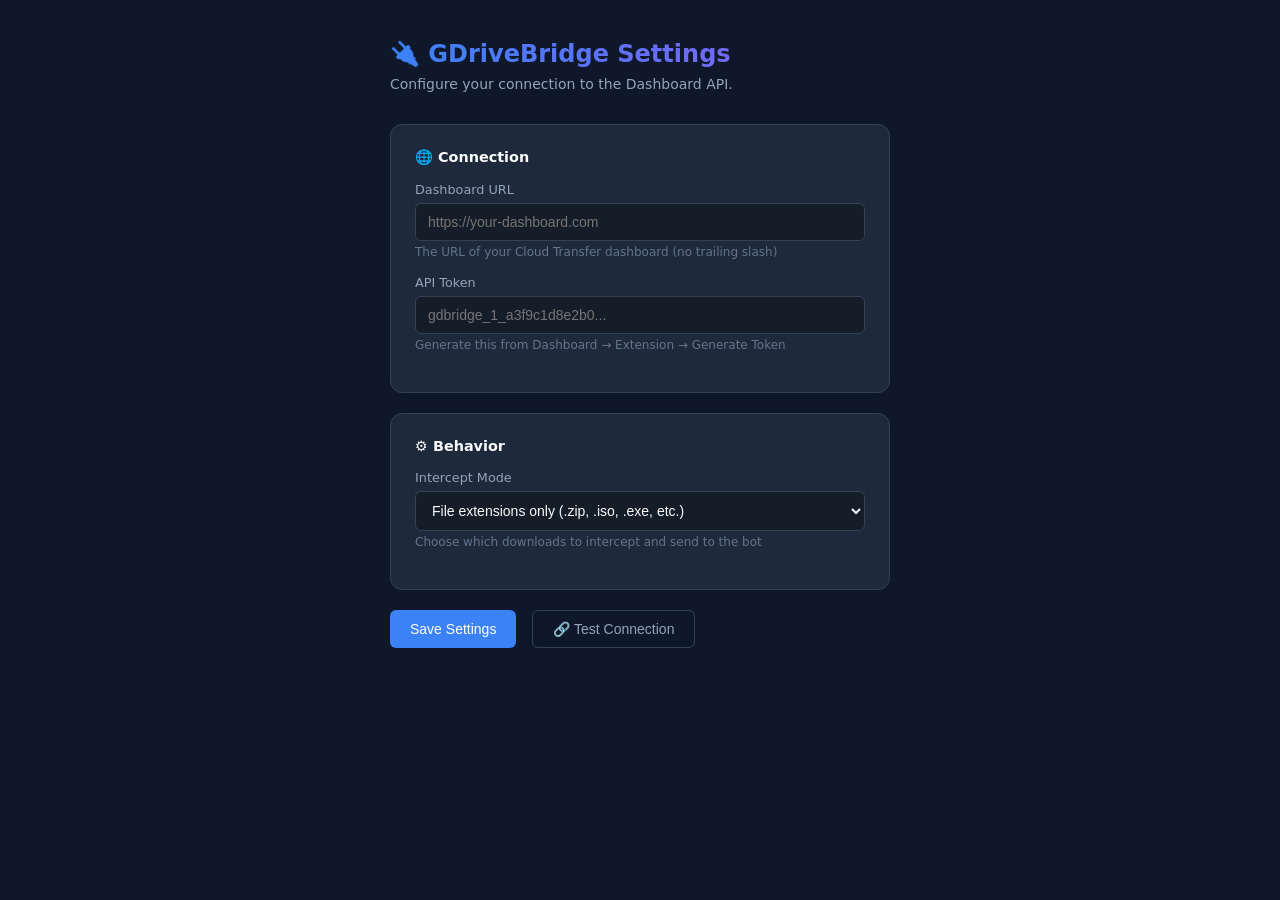
<file: chrome-extension/options/options.html>
<!DOCTYPE html>
<html>
<head>
    <meta charset="UTF-8">
    <title>GDriveBridge — Settings</title>
    <style>
        * { margin: 0; padding: 0; box-sizing: border-box; }

        body {
            font-family: 'Segoe UI', system-ui, sans-serif;
            background: #0f172a;
            color: #f8fafc;
            display: flex;
            justify-content: center;
            padding: 40px 20px;
            min-height: 100vh;
        }

        .options-container {
            max-width: 500px;
            width: 100%;
        }

        h1 {
            font-size: 1.5rem;
            font-weight: 600;
            margin-bottom: 8px;
            background: linear-gradient(90deg, #3b82f6, #8b5cf6);
            -webkit-background-clip: text;
            background-clip: text;
            -webkit-text-fill-color: transparent;
        }

        .subtitle {
            color: #94a3b8;
            font-size: 0.875rem;
            margin-bottom: 32px;
        }

        .card {
            background: #1e293b;
            border: 1px solid #334155;
            border-radius: 12px;
            padding: 24px;
            margin-bottom: 20px;
        }

        .card h3 {
            font-size: 0.9rem;
            font-weight: 600;
            margin-bottom: 16px;
        }

        .form-group {
            margin-bottom: 16px;
        }

        .form-group label {
            display: block;
            font-size: 0.8rem;
            color: #94a3b8;
            margin-bottom: 6px;
        }

        .form-group input, .form-group select {
            width: 100%;
            padding: 10px 12px;
            background: rgba(0, 0, 0, 0.3);
            border: 1px solid #334155;
            border-radius: 6px;
            color: #f8fafc;
            font-size: 0.875rem;
            outline: none;
            transition: border-color 0.2s;
        }

        .form-group input:focus {
            border-color: #3b82f6;
        }

        .form-group small {
            display: block;
            margin-top: 4px;
            font-size: 0.75rem;
            color: #64748b;
        }

        .btn {
            padding: 10px 20px;
            border: none;
            border-radius: 6px;
            font-weight: 500;
            cursor: pointer;
            font-size: 0.875rem;
            transition: all 0.2s;
        }

        .btn-primary {
            background: #3b82f6;
            color: white;
        }

        .btn-primary:hover {
            background: #2563eb;
        }

        .btn-test {
            background: transparent;
            border: 1px solid #334155;
            color: #94a3b8;
            margin-left: 8px;
        }

        .btn-test:hover {
            border-color: #3b82f6;
            color: #3b82f6;
        }

        .status-msg {
            margin-top: 12px;
            font-size: 0.8rem;
            min-height: 20px;
        }

        .status-success { color: #10b981; }
        .status-error { color: #ef4444; }

        .test-result {
            margin-top: 8px;
            padding: 10px;
            background: rgba(0, 0, 0, 0.2);
            border-radius: 6px;
            font-size: 0.8rem;
            display: none;
        }
    </style>
</head>
<body>
    <div class="options-container">
        <h1>🔌 GDriveBridge Settings</h1>
        <p class="subtitle">Configure your connection to the Dashboard API.</p>

        <div class="card">
            <h3>🌐 Connection</h3>
            <div class="form-group">
                <label for="dashboardUrl">Dashboard URL</label>
                <input type="url" id="dashboardUrl" placeholder="https://your-dashboard.com">
                <small>The URL of your Cloud Transfer dashboard (no trailing slash)</small>
            </div>
            <div class="form-group">
                <label for="apiToken">API Token</label>
                <input type="password" id="apiToken" placeholder="gdbridge_1_a3f9c1d8e2b0...">
                <small>Generate this from Dashboard → Extension → Generate Token</small>
            </div>
        </div>

        <div class="card">
            <h3>⚙️ Behavior</h3>
            <div class="form-group">
                <label for="interceptMode">Intercept Mode</label>
                <select id="interceptMode">
                    <option value="extensions">File extensions only (.zip, .iso, .exe, etc.)</option>
                    <option value="all">All downloads</option>
                </select>
                <small>Choose which downloads to intercept and send to the bot</small>
            </div>
        </div>

        <div style="display: flex; gap: 8px;">
            <button class="btn btn-primary" id="saveBtn">Save Settings</button>
            <button class="btn btn-test" id="testBtn">🔗 Test Connection</button>
        </div>

        <p class="status-msg" id="statusMsg"></p>

        <div class="test-result" id="testResult"></div>
    </div>

    <script src="options.js"></script>
</body>
</html>
</file>
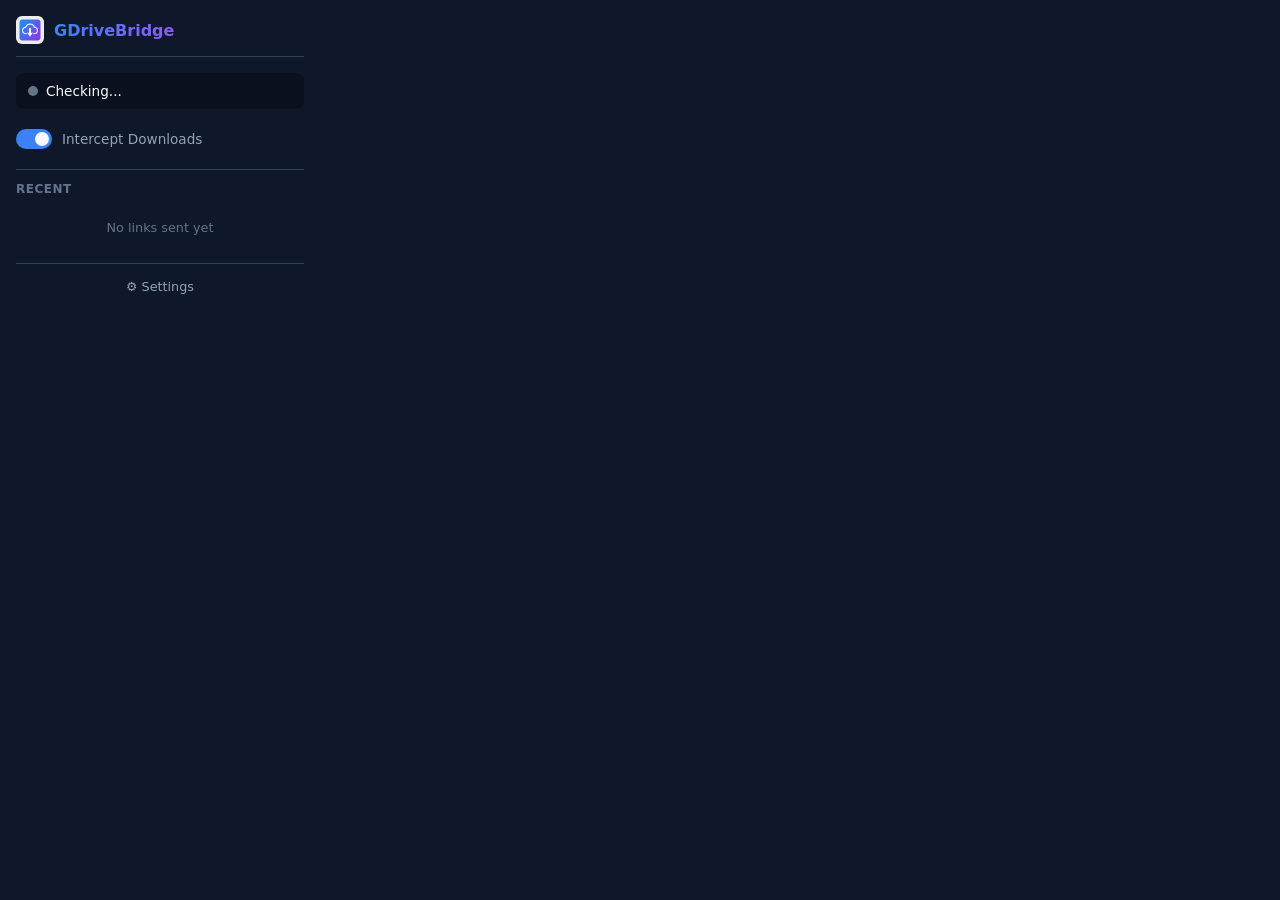
<file: chrome-extension/popup/popup.html>
<!DOCTYPE html>
<html>
<head>
    <meta charset="UTF-8">
    <link rel="stylesheet" href="popup.css">
</head>
<body>
    <div class="popup-container">
        <div class="popup-header">
            <img src="../icons/icon48.png" alt="GDriveBridge" class="popup-logo">
            <h1>GDriveBridge</h1>
        </div>

        <div class="popup-status" id="statusSection">
            <div class="status-indicator" id="statusDot"></div>
            <span id="statusText">Checking...</span>
        </div>

        <div class="popup-toggle">
            <label class="switch">
                <input type="checkbox" id="enableToggle" checked>
                <span class="slider"></span>
            </label>
            <span>Intercept Downloads</span>
        </div>

        <div class="popup-history">
            <h3>Recent</h3>
            <div id="historyList" class="history-list">
                <p class="empty">No links sent yet</p>
            </div>
        </div>

        <div class="popup-footer">
            <a href="#" id="openOptions">⚙️ Settings</a>
        </div>
    </div>
    <script src="popup.js"></script>
</body>
</html>
</file>
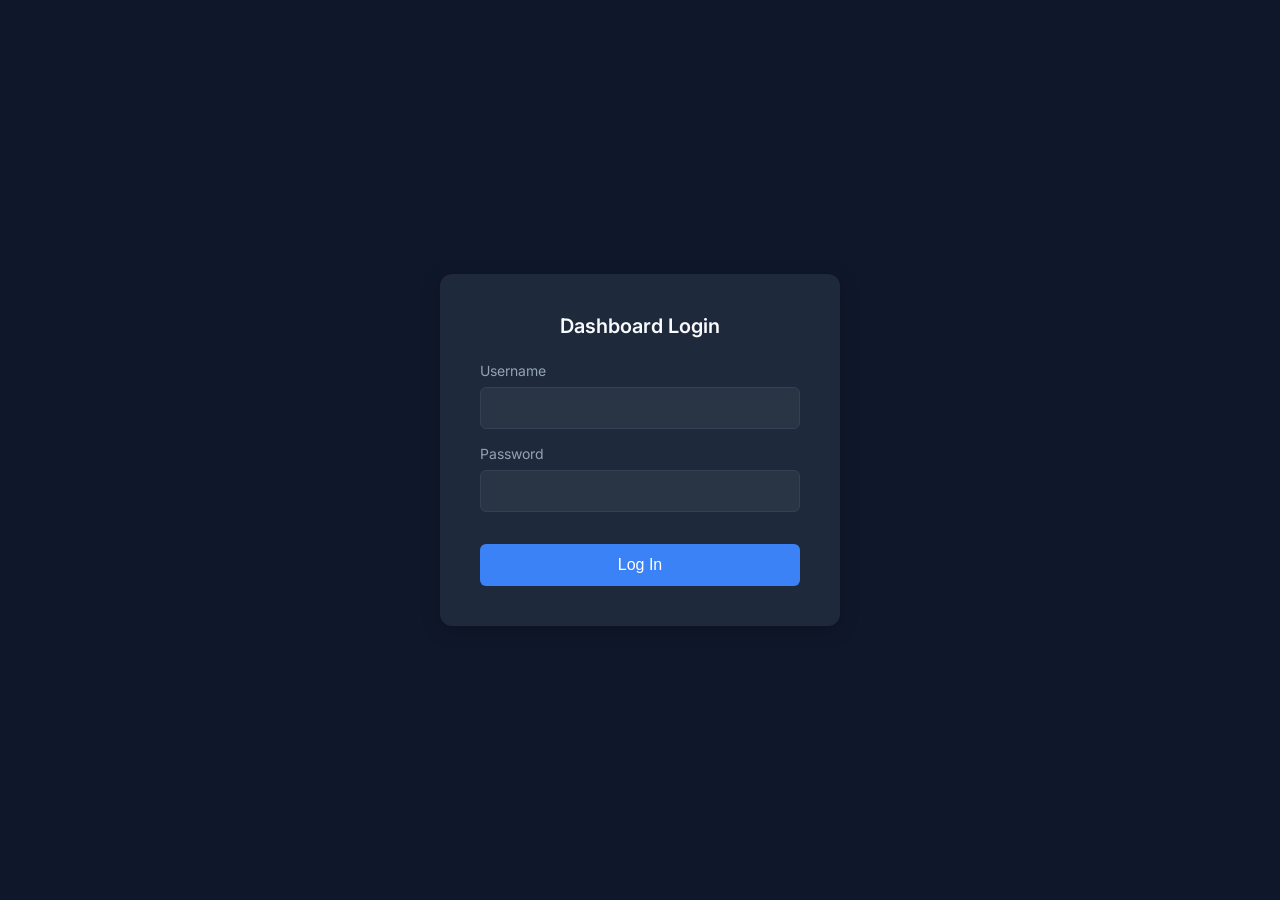
<file: dashboard/static/login.html>
<!DOCTYPE html>
<html lang="en">
<head>
    <meta charset="UTF-8">
    <meta name="viewport" content="width=device-width, initial-scale=1.0">
    <title>Login - Telegram Cloud Transfer</title>
    <link rel="stylesheet" href="style.css">
    <link href="https://fonts.googleapis.com/css2?family=Inter:wght@400;500;600;700&display=swap" rel="stylesheet">
    <style>
        body {
            display: flex;
            align-items: center;
            justify-content: center;
            height: 100vh;
            margin: 0;
            background-color: var(--bg-color);
        }
        .login-card {
            background-color: var(--surface-color);
            padding: 40px;
            border-radius: 12px;
            box-shadow: 0 4px 20px rgba(0, 0, 0, 0.2);
            width: 100%;
            max-width: 400px;
            text-align: center;
        }
        .login-card h2 {
            margin-bottom: 24px;
            color: var(--text-primary);
        }
        .form-group {
            margin-bottom: 16px;
            text-align: left;
        }
        .form-group label {
            display: block;
            margin-bottom: 8px;
            color: var(--text-secondary);
        }
        .form-group input {
            width: 100%;
            padding: 12px;
            border: 1px solid var(--border-color);
            background-color: rgba(255, 255, 255, 0.05);
            color: var(--text-primary);
            border-radius: 6px;
            box-sizing: border-box;
        }
        .btn {
            width: 100%;
            padding: 12px;
            background-color: var(--primary-color);
            color: white;
            border: none;
            border-radius: 6px;
            cursor: pointer;
            font-size: 1rem;
            font-weight: 500;
            margin-top: 16px;
        }
        .btn:hover {
            background-color: var(--primary-hover);
        }
        .error-message {
            color: var(--danger-color);
            margin-top: 16px;
            font-size: 0.875rem;
            display: none;
        }
    </style>
</head>
<body>
    <div class="login-card">
        <h2>Dashboard Login</h2>
        <form id="loginForm">
            <div class="form-group">
                <label for="username">Username</label>
                <input type="text" id="username" name="username" required autocomplete="username">
            </div>
            <div class="form-group">
                <label for="password">Password</label>
                <input type="password" id="password" name="password" required autocomplete="current-password">
            </div>
            <button type="submit" class="btn" id="loginBtn">Log In</button>
            <div class="error-message" id="errorMsg">Invalid username or password.</div>
        </form>
    </div>

    <script>
        document.getElementById('loginForm').addEventListener('submit', function (e) {
            e.preventDefault();
            const btn = document.getElementById('loginBtn');
            const errorMsg = document.getElementById('errorMsg');
            
            btn.disabled = true;
            btn.textContent = 'Logging in...';
            errorMsg.style.display = 'none';

            const payload = {
                username: document.getElementById('username').value,
                password: document.getElementById('password').value
            };

            fetch('/api/login', {
                method: 'POST',
                headers: { 'Content-Type': 'application/json' },
                body: JSON.stringify(payload)
            })
            .then(res => res.json())
            .then(data => {
                if (data.success) {
                    window.location.href = '/';
                } else {
                    errorMsg.textContent = data.error || 'Login failed';
                    errorMsg.style.display = 'block';
                }
            })
            .catch(err => {
                errorMsg.textContent = 'Network error. Please try again.';
                errorMsg.style.display = 'block';
            })
            .finally(() => {
                btn.disabled = false;
                btn.textContent = 'Log In';
            });
        });
    </script>
</body>
</html>
</file>
<file: chrome-extension/popup/popup.css>
* {
    margin: 0;
    padding: 0;
    box-sizing: border-box;
}

body {
    font-family: 'Segoe UI', system-ui, sans-serif;
    background-color: #0f172a;
    color: #f8fafc;
    width: 320px;
    min-height: 200px;
}

.popup-container {
    padding: 16px;
}

.popup-header {
    display: flex;
    align-items: center;
    gap: 10px;
    margin-bottom: 16px;
    padding-bottom: 12px;
    border-bottom: 1px solid #334155;
}

.popup-logo {
    width: 28px;
    height: 28px;
    border-radius: 6px;
}

.popup-header h1 {
    font-size: 1rem;
    font-weight: 600;
    background: linear-gradient(90deg, #3b82f6, #8b5cf6);
    -webkit-background-clip: text;
    background-clip: text;
    -webkit-text-fill-color: transparent;
}

.popup-status {
    display: flex;
    align-items: center;
    gap: 8px;
    padding: 10px 12px;
    background: rgba(0, 0, 0, 0.3);
    border-radius: 8px;
    margin-bottom: 12px;
    font-size: 0.85rem;
}

.status-indicator {
    width: 10px;
    height: 10px;
    border-radius: 50%;
    background: #64748b;
    flex-shrink: 0;
}

.status-indicator.connected {
    background: #10b981;
    box-shadow: 0 0 6px #10b981;
}

.status-indicator.paused {
    background: #f59e0b;
}

.status-indicator.disconnected {
    background: #ef4444;
}

.popup-toggle {
    display: flex;
    align-items: center;
    gap: 10px;
    padding: 8px 0;
    font-size: 0.85rem;
    color: #94a3b8;
}

/* Toggle switch */
.switch {
    position: relative;
    display: inline-block;
    width: 36px;
    height: 20px;
}

.switch input {
    opacity: 0;
    width: 0;
    height: 0;
}

.slider {
    position: absolute;
    cursor: pointer;
    top: 0; left: 0; right: 0; bottom: 0;
    background-color: #334155;
    border-radius: 20px;
    transition: 0.3s;
}

.slider:before {
    content: "";
    position: absolute;
    height: 14px;
    width: 14px;
    left: 3px;
    bottom: 3px;
    background-color: #f8fafc;
    border-radius: 50%;
    transition: 0.3s;
}

input:checked + .slider {
    background-color: #3b82f6;
}

input:checked + .slider:before {
    transform: translateX(16px);
}

.popup-history {
    margin-top: 12px;
    padding-top: 12px;
    border-top: 1px solid #334155;
}

.popup-history h3 {
    font-size: 0.75rem;
    color: #64748b;
    text-transform: uppercase;
    letter-spacing: 0.5px;
    margin-bottom: 8px;
}

.history-list {
    max-height: 150px;
    overflow-y: auto;
}

.history-item {
    padding: 6px 0;
    border-bottom: 1px solid rgba(51, 65, 85, 0.5);
}

.history-name {
    font-size: 0.8rem;
    color: #f8fafc;
    white-space: nowrap;
    overflow: hidden;
    text-overflow: ellipsis;
}

.history-meta {
    font-size: 0.7rem;
    color: #64748b;
    margin-top: 2px;
}

.empty {
    font-size: 0.8rem;
    color: #64748b;
    text-align: center;
    padding: 16px 0;
}

.popup-footer {
    margin-top: 12px;
    padding-top: 12px;
    border-top: 1px solid #334155;
    text-align: center;
}

.popup-footer a {
    color: #94a3b8;
    text-decoration: none;
    font-size: 0.8rem;
    transition: color 0.2s;
}

.popup-footer a:hover {
    color: #3b82f6;
}
</file>
<file: dashboard/static/style.css>
:root {
    --bg-color: #0f172a;
    --surface-color: #1e293b;
    --primary-color: #3b82f6;
    --text-primary: #f8fafc;
    --text-secondary: #94a3b8;
    --border-color: #334155;
    --success-color: #10b981;
    --danger-color: #ef4444;
}

* {
    margin: 0;
    padding: 0;
    box-sizing: border-box;
}

body {
    font-family: 'Inter', sans-serif;
    background-color: var(--bg-color);
    color: var(--text-primary);
    display: flex;
    height: 100vh;
}

.app-container {
    display: flex;
    width: 100%;
}

.sidebar {
    width: 250px;
    background-color: var(--surface-color);
    border-right: 1px solid var(--border-color);
    display: flex;
    flex-direction: column;
}

.logo {
    padding: 24px;
    border-bottom: 1px solid var(--border-color);
}

.logo h2 {
    font-size: 1.25rem;
    font-weight: 600;
    background: linear-gradient(90deg, #3b82f6, #8b5cf6);
    -webkit-background-clip: text;
    background-clip: text;
    -webkit-text-fill-color: transparent;
}

.menu {
    display: flex;
    flex-direction: column;
    padding: 16px 0;
}

.menu a {
    padding: 12px 24px;
    color: var(--text-secondary);
    text-decoration: none;
    font-weight: 500;
    transition: all 0.2s ease;
}

.menu a:hover,
.menu a.active {
    background-color: rgba(59, 130, 246, 0.1);
    color: var(--primary-color);
    border-right: 3px solid var(--primary-color);
}

.main-content {
    flex: 1;
    display: flex;
    flex-direction: column;
    overflow: hidden;
}

header {
    padding: 24px;
    border-bottom: 1px solid var(--border-color);
}

.status-summary {
    display: flex;
    gap: 20px;
}

.stat-card {
    background-color: var(--surface-color);
    padding: 20px;
    border-radius: 12px;
    border: 1px solid var(--border-color);
    flex: 1;
    box-shadow: 0 4px 6px rgba(0, 0, 0, 0.1);
    transition: transform 0.2s ease;
}

.stat-card:hover {
    transform: translateY(-2px);
}

.stat-card h3 {
    font-size: 0.875rem;
    color: var(--text-secondary);
    margin-bottom: 8px;
}

.stat-card p {
    font-size: 1.5rem;
    font-weight: 600;
}

.status-ok {
    color: var(--success-color);
}

.status-danger {
    color: var(--danger-color);
}

.content-area {
    padding: 24px;
    flex: 1;
    overflow-y: auto;
}

.view {
    display: none;
    animation: fadeIn 0.3s ease;
}

.view.active {
    display: block;
}

@keyframes fadeIn {
    from {
        opacity: 0;
        transform: translateY(10px);
    }

    to {
        opacity: 1;
        transform: translateY(0);
    }
}

h2 {
    font-size: 1.25rem;
    margin-bottom: 16px;
    font-weight: 600;
}

.table-container {
    background-color: var(--surface-color);
    border-radius: 12px;
    border: 1px solid var(--border-color);
    overflow: hidden;
}

.data-table {
    width: 100%;
    border-collapse: collapse;
}

.data-table th,
.data-table td {
    padding: 16px;
    text-align: left;
    border-bottom: 1px solid var(--border-color);
}

.data-table th {
    background-color: rgba(0, 0, 0, 0.2);
    font-weight: 500;
    color: var(--text-secondary);
    font-size: 0.875rem;
}

.empty-state {
    text-align: center;
    color: var(--text-secondary);
    padding: 32px !important;
}

/* Forms */
.settings-form {
    max-width: 600px;
    background-color: var(--surface-color);
    padding: 24px;
    border-radius: 12px;
    border: 1px solid var(--border-color);
}

.form-group {
    margin-bottom: 16px;
}

.form-group label {
    display: block;
    margin-bottom: 8px;
    font-size: 0.875rem;
    color: var(--text-secondary);
}

.form-group input {
    width: 100%;
    padding: 12px;
    background-color: rgba(0, 0, 0, 0.2);
    border: 1px solid var(--border-color);
    border-radius: 6px;
    color: var(--text-primary);
    font-size: 0.875rem;
    outline: none;
    transition: border-color 0.2s;
}

.form-group input:focus {
    border-color: var(--primary-color);
}

.btn {
    padding: 12px 24px;
    border: none;
    border-radius: 6px;
    font-weight: 500;
    cursor: pointer;
    font-size: 0.875rem;
    transition: background-color 0.2s;
}

.btn-primary {
    background-color: var(--primary-color);
}

.btn-primary:hover {
    background-color: #2563eb;
}

/* Tasks Display Elements */
.progress-bar {
    width: 100%;
    height: 16px;
    background-color: rgba(0, 0, 0, 0.2);
    border-radius: 8px;
    overflow: hidden;
    position: relative;
}

.progress-fill {
    height: 100%;
    background-color: var(--primary-color);
    transition: width 0.3s ease;
}

.progress-text {
    position: absolute;
    top: 50%;
    left: 50%;
    transform: translate(-50%, -50%);
    font-size: 0.7rem;
    color: white;
    text-shadow: 0px 0px 2px black;
    font-weight: bold;
}

.status-badge {
    padding: 4px 8px;
    border-radius: 4px;
    font-size: 0.75rem;
    font-weight: 500;
}

.status-completed {
    background-color: rgba(16, 185, 129, 0.2);
    color: #34d399;
    border: 1px solid #10b981;
}

.status-failed {
    background-color: rgba(239, 68, 68, 0.2);
    color: #f87171;
    border: 1px solid #ef4444;
}

.status-pending {
    background-color: rgba(245, 158, 11, 0.2);
    color: #fbbf24;
    border: 1px solid #f59e0b;
}

.status-downloading {
    background-color: rgba(59, 130, 246, 0.2);
    color: #60a5fa;
    border: 1px solid #3b82f6;
}

.status-uploading {
    background-color: rgba(139, 92, 246, 0.2);
    color: #a78bfa;
    border: 1px solid #8b5cf6;
}

.status-default {
    background-color: rgba(156, 163, 175, 0.2);
    color: #9ca3af;
    border: 1px solid #9ca3af;
}

/* ===== Hamburger Button ===== */
.hamburger {
    display: none;
    position: fixed;
    top: 16px;
    left: 16px;
    z-index: 1100;
    background: var(--surface-color);
    border: 1px solid var(--border-color);
    border-radius: 8px;
    padding: 10px;
    cursor: pointer;
    flex-direction: column;
    gap: 5px;
    box-shadow: 0 2px 8px rgba(0, 0, 0, 0.3);
}

.hamburger span {
    display: block;
    width: 22px;
    height: 2px;
    background-color: var(--text-primary);
    border-radius: 2px;
    transition: all 0.3s ease;
}

.hamburger.active span:nth-child(1) {
    transform: rotate(45deg) translate(5px, 5px);
}

.hamburger.active span:nth-child(2) {
    opacity: 0;
}

.hamburger.active span:nth-child(3) {
    transform: rotate(-45deg) translate(5px, -5px);
}

/* ===== Sidebar Overlay ===== */
.sidebar-overlay {
    display: none;
    position: fixed;
    inset: 0;
    background: rgba(0, 0, 0, 0.5);
    z-index: 999;
    backdrop-filter: blur(2px);
}

.sidebar-overlay.active {
    display: block;
}

/* ===== Mobile Responsive ===== */
@media (max-width: 768px) {

    .hamburger {
        display: flex;
    }

    .app-container {
        flex-direction: column;
    }

    .sidebar {
        position: fixed;
        left: -280px;
        top: 0;
        bottom: 0;
        width: 260px;
        z-index: 1000;
        transition: left 0.3s ease;
        box-shadow: 4px 0 20px rgba(0, 0, 0, 0.3);
    }

    .sidebar.open {
        left: 0;
    }

    .main-content {
        width: 100%;
        overflow-x: hidden;
    }

    header {
        padding: 16px;
        padding-top: 60px;  /* space for hamburger */
    }

    .status-summary {
        flex-direction: column;
        gap: 12px;
    }

    .stat-card {
        padding: 16px;
    }

    .stat-card p {
        font-size: 1.25rem;
    }

    .content-area {
        padding: 16px;
    }

    /* Make tables horizontally scrollable */
    .table-container {
        overflow-x: auto;
        -webkit-overflow-scrolling: touch;
    }

    .data-table {
        min-width: 500px;
    }

    .data-table th,
    .data-table td {
        padding: 10px 12px;
        font-size: 0.8rem;
    }

    /* Settings form full width */
    .settings-form {
        max-width: 100%;
        padding: 16px;
    }

    .form-group input {
        padding: 10px;
    }

    .btn {
        padding: 10px 16px;
    }

    /* Menu links tap-friendly */
    .menu a {
        padding: 14px 24px;
        font-size: 0.95rem;
    }

    h2 {
        font-size: 1.1rem;
    }
}

/* ===== Small phones ===== */
@media (max-width: 400px) {

    header {
        padding: 12px;
        padding-top: 56px;
    }

    .content-area {
        padding: 12px;
    }

    .stat-card h3 {
        font-size: 0.75rem;
    }

    .stat-card p {
        font-size: 1.1rem;
    }

    .data-table {
        min-width: 420px;
    }
}
</file>
